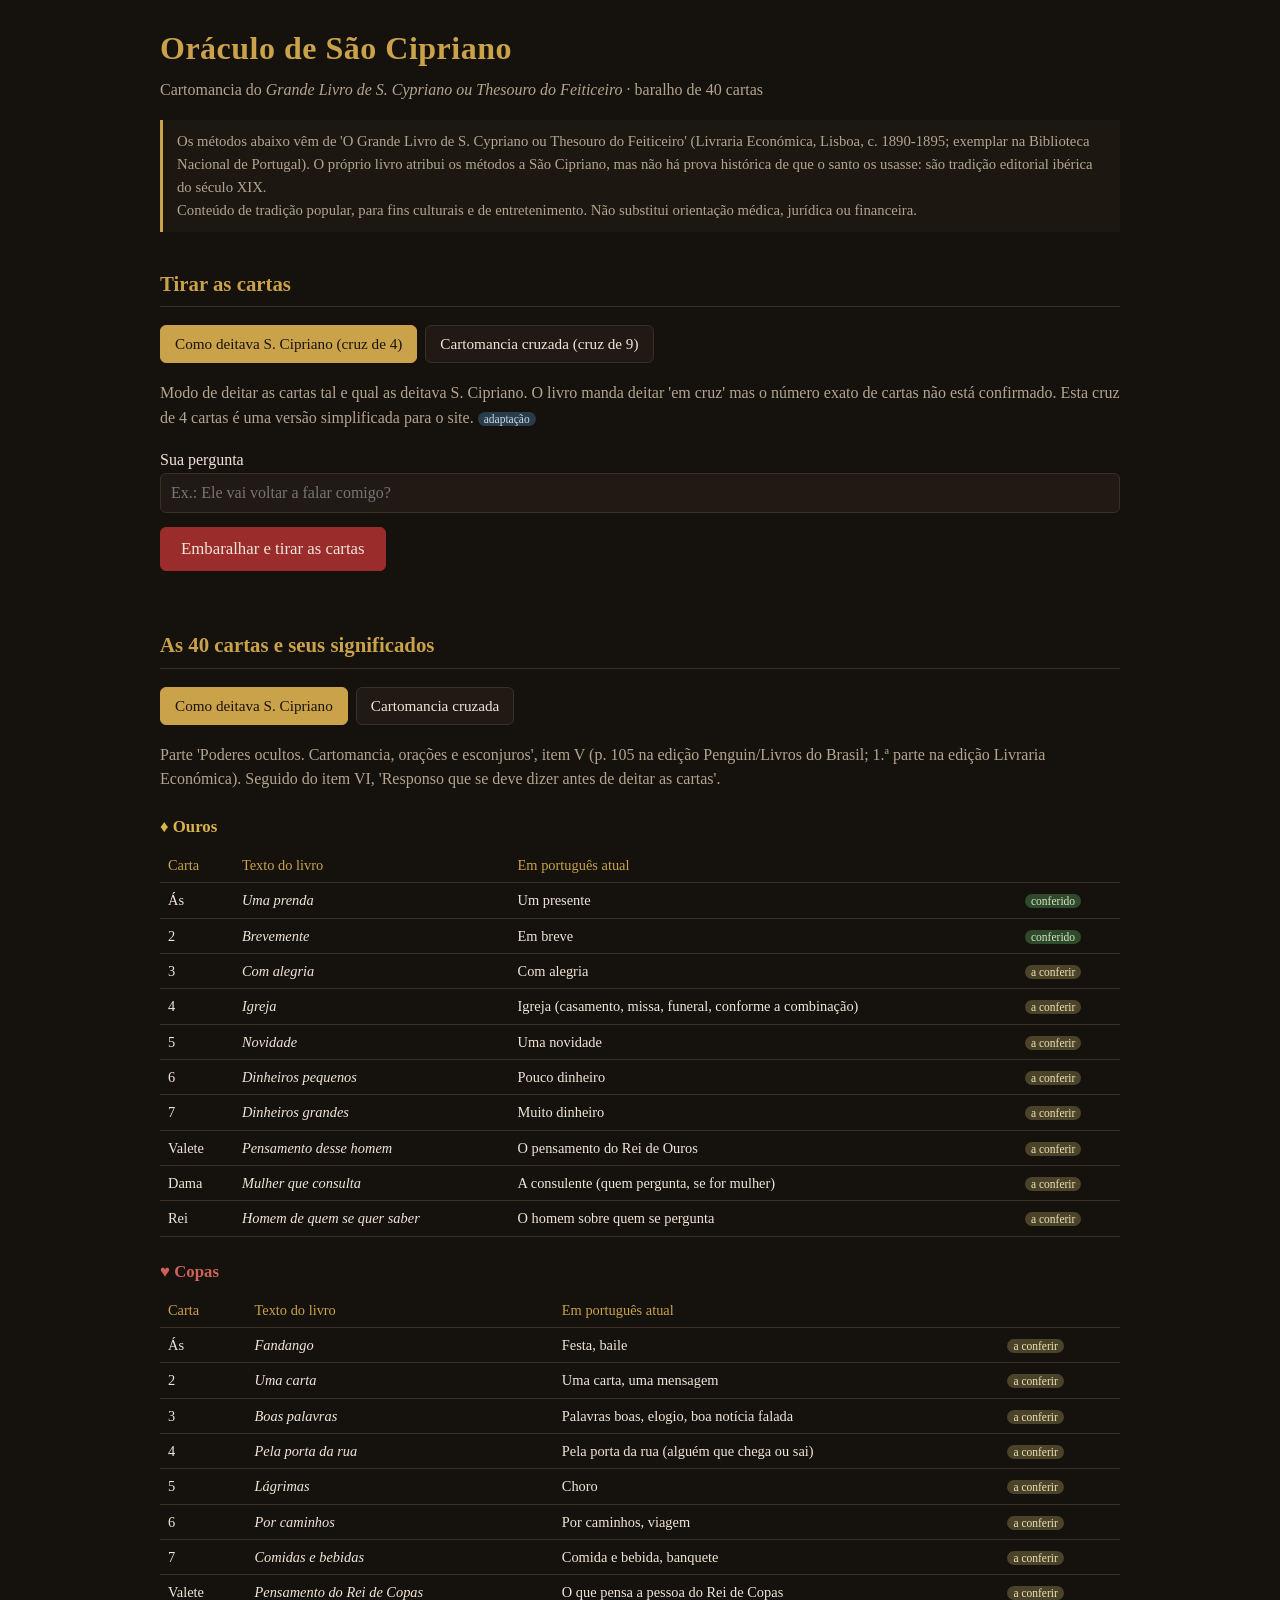
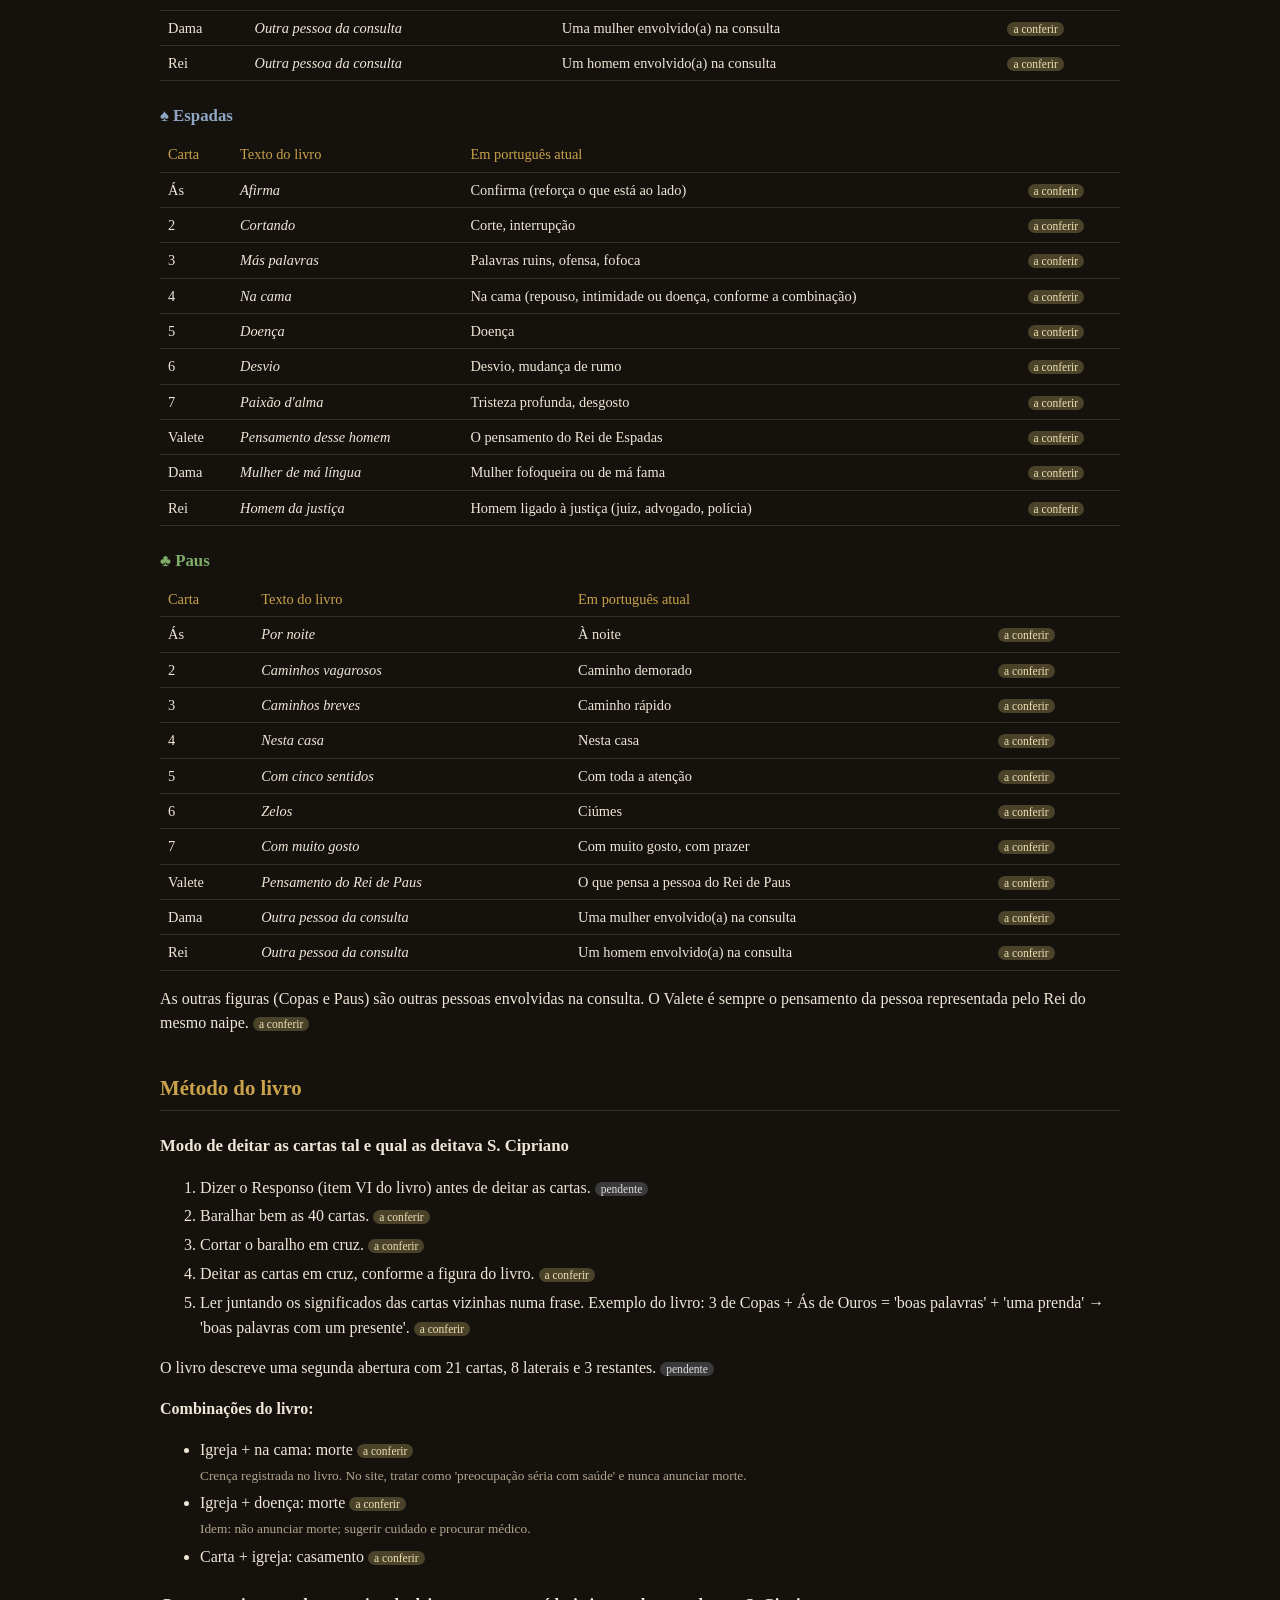
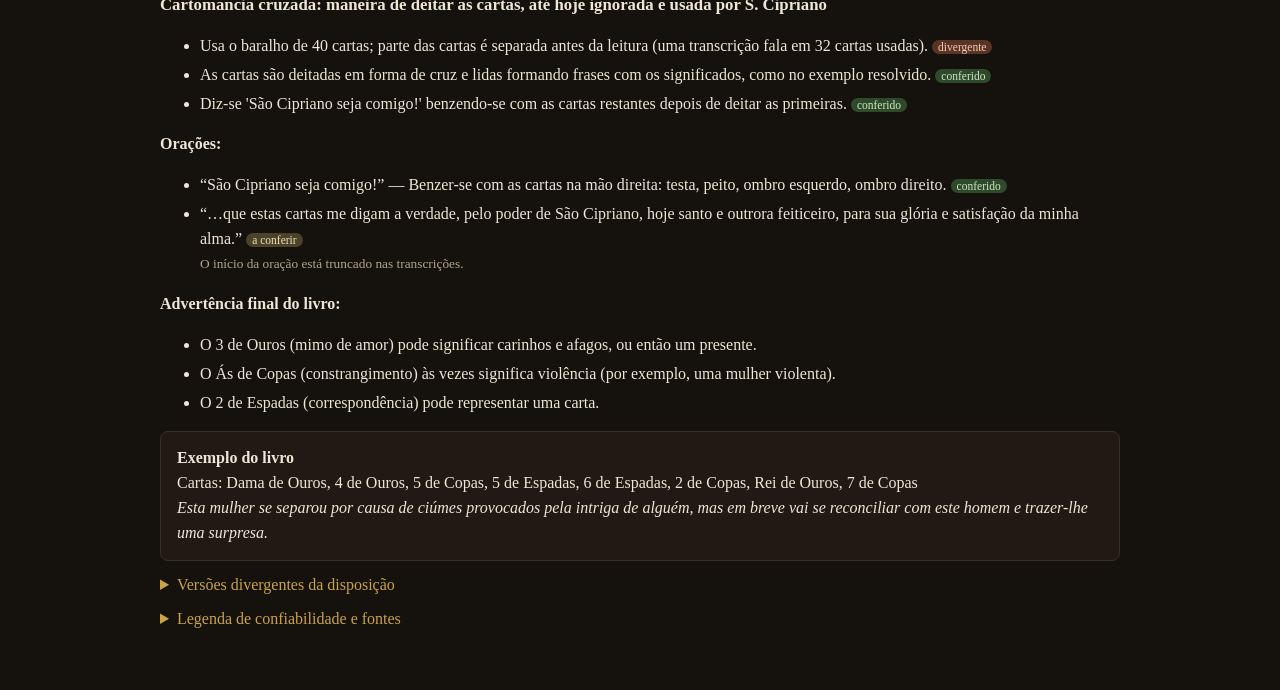
<file: docs/oraculo-sao-cipriano-modulo.html>
<!DOCTYPE html>
<html lang="pt-BR">
<head>
<meta charset="utf-8">
<meta name="viewport" content="width=device-width, initial-scale=1">
<title>Oráculo de São Cipriano</title>
<style>
  .oraculo-cipriano{--bg:#15110d;--card:#211a14;--ink:#efe6d8;--muted:#b3a58f;--gold:#c9a24a;--red:#9b2c2c;--line:#3a2f24;
    font-family:Georgia,"Times New Roman",serif;color:var(--ink);background:var(--bg);max-width:960px;margin:0 auto;padding:24px 18px 48px;line-height:1.55}
  .oraculo-cipriano h1{font-size:2rem;margin:0 0 4px;color:var(--gold);letter-spacing:.5px}
  .oraculo-cipriano h2{font-size:1.3rem;color:var(--gold);border-bottom:1px solid var(--line);padding-bottom:6px;margin-top:36px}
  .oraculo-cipriano h3{font-size:1.05rem;margin:22px 0 8px}
  .oraculo-cipriano .sub{color:var(--muted);margin:0 0 18px}
  .oraculo-cipriano .aviso{background:#1d1712;border-left:3px solid var(--gold);padding:10px 14px;font-size:.92rem;color:var(--muted);margin:14px 0}
  .oraculo-cipriano .tabs{display:flex;gap:8px;flex-wrap:wrap;margin:18px 0}
  .oraculo-cipriano button{font-family:inherit;font-size:.95rem;background:var(--card);color:var(--ink);border:1px solid var(--line);padding:9px 14px;border-radius:6px;cursor:pointer}
  .oraculo-cipriano button:hover{border-color:var(--gold)}
  .oraculo-cipriano button.ativo{background:var(--gold);color:#1a140e;border-color:var(--gold)}
  .oraculo-cipriano button.principal{background:var(--red);border-color:var(--red);font-size:1.05rem;padding:11px 20px}
  .oraculo-cipriano textarea,.oraculo-cipriano input{width:100%;box-sizing:border-box;font-family:inherit;font-size:1rem;background:var(--card);color:var(--ink);border:1px solid var(--line);border-radius:6px;padding:10px}
  .oraculo-cipriano .mesa{display:grid;gap:10px;justify-content:center;margin:22px 0}
  .oraculo-cipriano .carta{width:118px;min-height:170px;background:linear-gradient(160deg,#2b2219,#1b1510);border:1px solid var(--gold);border-radius:8px;padding:8px;box-sizing:border-box;text-align:center;font-size:.82rem;display:flex;flex-direction:column;justify-content:space-between}
  .oraculo-cipriano .carta .nome{font-weight:bold;color:var(--gold);font-size:.9rem}
  .oraculo-cipriano .carta .naipe{font-size:1.8rem;line-height:1}
  .oraculo-cipriano .carta .orig{font-style:italic}
  .oraculo-cipriano .carta .pos{color:var(--muted);font-size:.72rem}
  .oraculo-cipriano .vazio{visibility:hidden}
  .oraculo-cipriano table{width:100%;border-collapse:collapse;font-size:.9rem;margin:8px 0}
  .oraculo-cipriano th,.oraculo-cipriano td{border-bottom:1px solid var(--line);padding:6px 8px;text-align:left;vertical-align:top}
  .oraculo-cipriano th{color:var(--gold);font-weight:normal}
  .oraculo-cipriano .st{font-size:.72rem;padding:1px 6px;border-radius:10px;white-space:nowrap}
  .oraculo-cipriano .st-fonte{background:#2f4a2a;color:#cfe8c4}
  .oraculo-cipriano .st-fonte_conferir{background:#4a432a;color:#efe2b5}
  .oraculo-cipriano .st-divergente{background:#5a3324;color:#f2cdb9}
  .oraculo-cipriano .st-adaptacao{background:#2a3b4a;color:#c4dcef}
  .oraculo-cipriano .st-pendente{background:#3a3a3a;color:#ddd}
  .oraculo-cipriano .leitura{background:var(--card);border:1px solid var(--line);border-radius:8px;padding:14px 16px;margin:12px 0}
  .oraculo-cipriano pre{white-space:pre-wrap;background:#0f0c09;border:1px solid var(--line);border-radius:6px;padding:12px;font-size:.8rem;max-height:260px;overflow:auto}
  .oraculo-cipriano .naipe-ouros{color:#d8b44a}.oraculo-cipriano .naipe-copas{color:#d0605a}
  .oraculo-cipriano .naipe-espadas{color:#8fa7c4}.oraculo-cipriano .naipe-paus{color:#7fae6b}
  .oraculo-cipriano details{margin:10px 0}.oraculo-cipriano summary{cursor:pointer;color:var(--gold)}
  .oraculo-cipriano ol li,.oraculo-cipriano ul li{margin:4px 0}
  .oraculo-cipriano a{color:var(--gold)}
</style>
</head>
<body style="margin:0;background:#15110d">

<!-- ===== INÍCIO DO MÓDULO: copie daqui até o fim do script para colar no seu site ===== -->
<section class="oraculo-cipriano" id="oraculo-cipriano">
  <h1>Oráculo de São Cipriano</h1>
  <p class="sub">Cartomancia do <em>Grande Livro de S. Cypriano ou Thesouro do Feiticeiro</em> · baralho de 40 cartas</p>
  <div class="aviso" id="oc-aviso"></div>

  <h2>Tirar as cartas</h2>
  <div class="tabs" id="oc-sistemas"></div>
  <p id="oc-desc-sistema" class="sub"></p>
  <label for="oc-pergunta">Sua pergunta</label>
  <input id="oc-pergunta" placeholder="Ex.: Ele vai voltar a falar comigo?">
  <p style="margin-top:14px"><button class="principal" id="oc-tirar">Embaralhar e tirar as cartas</button></p>
  <div class="mesa" id="oc-mesa"></div>
  <div id="oc-resultado"></div>

  <h2>As 40 cartas e seus significados</h2>
  <div class="tabs" id="oc-tabs-tabela"></div>
  <div id="oc-tabela"></div>

  <h2>Método do livro</h2>
  <div id="oc-metodo"></div>

  <details>
    <summary>Legenda de confiabilidade e fontes</summary>
    <div id="oc-legenda"></div>
    <div id="oc-fontes"></div>
  </details>
</section>

<script type="application/json" id="oc-dados">{
  "titulo": "Oráculo de São Cipriano — Cartomancia do Grande Livro de S. Cypriano",
  "versao": "1.0",
  "data": "2026-11-07",
  "aviso_historico": "Os métodos abaixo vêm de 'O Grande Livro de S. Cypriano ou Thesouro do Feiticeiro' (Livraria Económica, Lisboa, c. 1890-1895; exemplar na Biblioteca Nacional de Portugal). O próprio livro atribui os métodos a São Cipriano, mas não há prova histórica de que o santo os usasse: são tradição editorial ibérica do século XIX.",
  "aviso_uso": "Conteúdo de tradição popular, para fins culturais e de entretenimento. Não substitui orientação médica, jurídica ou financeira.",
  "legenda_status": {
    "fonte": "Texto do livro, conferido em duas ou mais transcrições independentes.",
    "fonte_conferir": "Texto do livro segundo uma transcrição; falta conferir no exemplar original (BNP).",
    "divergente": "As transcrições/edições não concordam; ver nota.",
    "adaptacao": "Não está no livro: adaptação moderna feita para o site funcionar. Sempre identificada.",
    "pendente": "Existe no livro, mas o texto ainda não foi transcrito aqui."
  },
  "baralho": {
    "tipo": "Baralho português/espanhol de 40 cartas",
    "como_montar_com_baralho_comum": "Use um baralho comum e retire os 8, 9 e 10 de cada naipe (e os coringas). Ficam: Ás, 2, 3, 4, 5, 6, 7, Valete, Dama e Rei de cada naipe = 40 cartas.",
    "naipes": ["ouros", "copas", "espadas", "paus"],
    "valores": ["as", "2", "3", "4", "5", "6", "7", "valete", "dama", "rei"]
  },

  "sistemas": [
    {
      "id": "cipriano_classico",
      "nome": "Modo de deitar as cartas tal e qual as deitava S. Cipriano",
      "localizacao_no_livro": "Parte 'Poderes ocultos. Cartomancia, orações e esconjuros', item V (p. 105 na edição Penguin/Livros do Brasil; 1.ª parte na edição Livraria Económica). Seguido do item VI, 'Responso que se deve dizer antes de deitar as cartas'.",
      "status_geral": "fonte_conferir",
      "significados": {
        "ouros": {
          "as":  {"original": "Uma prenda",          "atual": "Um presente",                     "status": "fonte"},
          "2":   {"original": "Brevemente",          "atual": "Em breve",                        "status": "fonte"},
          "3":   {"original": "Com alegria",         "atual": "Com alegria",                     "status": "fonte_conferir"},
          "4":   {"original": "Igreja",              "atual": "Igreja (casamento, missa, funeral, conforme a combinação)", "status": "fonte_conferir"},
          "5":   {"original": "Novidade",            "atual": "Uma novidade",                    "status": "fonte_conferir"},
          "6":   {"original": "Dinheiros pequenos",  "atual": "Pouco dinheiro",                  "status": "fonte_conferir"},
          "7":   {"original": "Dinheiros grandes",   "atual": "Muito dinheiro",                  "status": "fonte_conferir"}
        },
        "espadas": {
          "as":  {"original": "Afirma",              "atual": "Confirma (reforça o que está ao lado)", "status": "fonte_conferir"},
          "2":   {"original": "Cortando",            "atual": "Corte, interrupção",              "status": "fonte_conferir"},
          "3":   {"original": "Más palavras",        "atual": "Palavras ruins, ofensa, fofoca",  "status": "fonte_conferir"},
          "4":   {"original": "Na cama",             "atual": "Na cama (repouso, intimidade ou doença, conforme a combinação)", "status": "fonte_conferir"},
          "5":   {"original": "Doença",              "atual": "Doença",                          "status": "fonte_conferir"},
          "6":   {"original": "Desvio",              "atual": "Desvio, mudança de rumo",         "status": "fonte_conferir"},
          "7":   {"original": "Paixão d'alma",       "atual": "Tristeza profunda, desgosto",     "status": "fonte_conferir"}
        },
        "copas": {
          "as":  {"original": "Fandango",            "atual": "Festa, baile",                    "status": "fonte_conferir"},
          "2":   {"original": "Uma carta",           "atual": "Uma carta, uma mensagem",         "status": "fonte_conferir"},
          "3":   {"original": "Boas palavras",       "atual": "Palavras boas, elogio, boa notícia falada", "status": "fonte_conferir"},
          "4":   {"original": "Pela porta da rua",   "atual": "Pela porta da rua (alguém que chega ou sai)", "status": "fonte_conferir"},
          "5":   {"original": "Lágrimas",            "atual": "Choro",                           "status": "fonte_conferir"},
          "6":   {"original": "Por caminhos",        "atual": "Por caminhos, viagem",            "status": "fonte_conferir"},
          "7":   {"original": "Comidas e bebidas",   "atual": "Comida e bebida, banquete",       "status": "fonte_conferir"}
        },
        "paus": {
          "as":  {"original": "Por noite",           "atual": "À noite",                         "status": "fonte_conferir"},
          "2":   {"original": "Caminhos vagarosos",  "atual": "Caminho demorado",                "status": "fonte_conferir"},
          "3":   {"original": "Caminhos breves",     "atual": "Caminho rápido",                  "status": "fonte_conferir"},
          "4":   {"original": "Nesta casa",          "atual": "Nesta casa",                      "status": "fonte_conferir"},
          "5":   {"original": "Com cinco sentidos",  "atual": "Com toda a atenção",              "status": "fonte_conferir"},
          "6":   {"original": "Zelos",               "atual": "Ciúmes",                          "status": "fonte_conferir"},
          "7":   {"original": "Com muito gosto",     "atual": "Com muito gosto, com prazer",     "status": "fonte_conferir"}
        }
      },
      "figuras": {
        "dama_espadas":  {"original": "Mulher de má língua", "atual": "Mulher fofoqueira ou de má fama", "status": "fonte_conferir"},
        "rei_espadas":   {"original": "Homem da justiça",    "atual": "Homem ligado à justiça (juiz, advogado, polícia)", "status": "fonte_conferir"},
        "valete_espadas":{"original": "Pensamento desse homem", "atual": "O pensamento do Rei de Espadas", "status": "fonte_conferir"},
        "dama_ouros":    {"original": "Mulher que consulta", "atual": "A consulente (quem pergunta, se for mulher)", "status": "fonte_conferir"},
        "rei_ouros":     {"original": "Homem de quem se quer saber", "atual": "O homem sobre quem se pergunta", "status": "fonte_conferir"},
        "valete_ouros":  {"original": "Pensamento desse homem", "atual": "O pensamento do Rei de Ouros", "status": "fonte_conferir"},
        "regra_geral":   {"texto": "As outras figuras (Copas e Paus) são outras pessoas envolvidas na consulta. O Valete é sempre o pensamento da pessoa representada pelo Rei do mesmo naipe.", "status": "fonte_conferir"}
      },
      "combinacoes": [
        {"cartas": ["4_ouros", "4_espadas"], "original": "Igreja + na cama: morte", "status": "fonte_conferir",
         "nota_site": "Crença registrada no livro. No site, tratar como 'preocupação séria com saúde' e nunca anunciar morte."},
        {"cartas": ["4_ouros", "5_espadas"], "original": "Igreja + doença: morte", "status": "fonte_conferir",
         "nota_site": "Idem: não anunciar morte; sugerir cuidado e procurar médico."},
        {"cartas": ["2_copas", "4_ouros"], "original": "Carta + igreja: casamento", "status": "fonte_conferir"}
      ],
      "metodo": {
        "passos": [
          {"n": 1, "texto": "Dizer o Responso (item VI do livro) antes de deitar as cartas.", "status": "pendente"},
          {"n": 2, "texto": "Baralhar bem as 40 cartas.", "status": "fonte_conferir"},
          {"n": 3, "texto": "Cortar o baralho em cruz.", "status": "fonte_conferir"},
          {"n": 4, "texto": "Deitar as cartas em cruz, conforme a figura do livro.", "status": "fonte_conferir"},
          {"n": 5, "texto": "Ler juntando os significados das cartas vizinhas numa frase. Exemplo do livro: 3 de Copas + Ás de Ouros = 'boas palavras' + 'uma prenda' → 'boas palavras com um presente'.", "status": "fonte_conferir"}
        ],
        "segunda_abertura": {"texto": "O livro descreve uma segunda abertura com 21 cartas, 8 laterais e 3 restantes.", "status": "pendente"},
        "tiragem_do_site": {
          "nome": "Cruz de 4 cartas",
          "status": "adaptacao",
          "nota": "O livro manda deitar 'em cruz' mas o número exato de cartas não está confirmado. Esta cruz de 4 cartas é uma versão simplificada para o site.",
          "posicoes": [
            {"n": 1, "lugar": "topo"},
            {"n": 2, "lugar": "esquerda"},
            {"n": 3, "lugar": "direita"},
            {"n": 4, "lugar": "baixo"}
          ],
          "leitura": "Ler 1→2→3→4 como uma frase, ao estilo do livro."
        }
      }
    },

    {
      "id": "cartomancia_cruzada",
      "nome": "Cartomancia cruzada: maneira de deitar as cartas, até hoje ignorada e usada por S. Cipriano",
      "localizacao_no_livro": "2.ª parte (p. 210 na edição Penguin/Livros do Brasil). Também reproduzida no 'São Cipriano Capa Preta' de N. A. Molina (edição brasileira).",
      "lenda_de_origem": "O livro diz que o método foi achado num manuscrito escondido no quarto da casa pobre onde Cipriano viveu antes de ser condenado. Algumas edições trocam Cipriano pela Feiticeira de Évora. Trata-se de lenda do próprio livro.",
      "status_geral": "fonte",
      "significados": {
        "copas": {
          "as": {"original": "Constrangimento", "atual": "Pressão, coação (às vezes violência)", "status": "fonte"},
          "2":  {"original": "Reconciliação",   "atual": "Reconciliação",       "status": "fonte"},
          "3":  {"original": "Simpatia",        "atual": "Simpatia, afeto",     "status": "fonte"},
          "4":  {"original": "Banquete",        "atual": "Banquete, festa",     "status": "fonte"},
          "5":  {"original": "Ciúmes",          "atual": "Ciúmes",              "status": "fonte"},
          "6":  {"original": "Demora",          "atual": "Demora, atraso",      "status": "fonte"},
          "7":  {"original": "Surpresa",        "atual": "Surpresa",            "status": "fonte"}
        },
        "espadas": {
          "as": {"original": "Paixão",          "atual": "Paixão (sofrimento ou amor intenso)", "status": "fonte_conferir"},
          "2":  {"original": "Correspondência", "atual": "Cartas, mensagens",   "status": "fonte"},
          "3":  {"original": "Localidade",      "atual": "Um lugar, mudança de lugar", "status": "fonte_conferir"},
          "4":  {"original": "No lar",          "atual": "Em casa, na família", "status": "fonte_conferir"},
          "5":  {"original": "Enredo",          "atual": "Intriga, fofoca, armação", "status": "fonte"},
          "6":  {"original": "Brevidade",       "atual": "Rapidez, em breve",   "status": "fonte"},
          "7":  {"original": "Desgostos",       "atual": "Desgostos, tristezas","status": "fonte_conferir"}
        },
        "ouros": {
          "as": {"original": "Promessas",       "atual": "Promessas",           "status": "fonte_conferir"},
          "2":  {"original": "Matrimónio",      "atual": "Casamento",           "status": "fonte_conferir"},
          "3":  {"original": "Mimo de amor",    "atual": "Carinho, presente de amor", "status": "fonte"},
          "4":  {"original": "Apartamento",     "atual": "Separação, afastamento (no português antigo 'apartamento' = separação, não imóvel)", "status": "fonte"},
          "5":  {"original": "Sedução",         "atual": "Sedução",             "status": "fonte_conferir"},
          "6":  {"original": "Fortuna",         "atual": "Sorte, fortuna",      "status": "fonte_conferir"},
          "7":  {"original": "Riqueza",         "atual": "Riqueza",             "status": "fonte_conferir"}
        },
        "paus": {
          "as": {"original": "Vício",           "atual": "Vício",               "status": "divergente",
                 "nota": "Uma transcrição dá 'vício' na lista, mas a advertência final de outra chama o Ás de Paus de 'cativeiro'. Conferir no original."},
          "2":  {"original": "Traição",         "atual": "Traição",             "status": "fonte_conferir"},
          "3":  {"original": "Desordem",        "atual": "Confusão, briga",     "status": "fonte_conferir"},
          "4":  {"original": "Leviandade",      "atual": "Leviandade, imprudência", "status": "fonte_conferir"},
          "5":  {"original": "Fora de casa",    "atual": "Fora de casa",        "status": "fonte_conferir"},
          "6":  {"original": "Cativeiro",       "atual": "Prisão, dependência, estar preso a algo", "status": "fonte_conferir"},
          "7":  {"original": "Obstáculo",       "atual": "Obstáculo",           "status": "fonte_conferir"}
        }
      },
      "figuras": {
        "valete": {"original": "O pensamento de um senhor a quem se queira marcar", "atual": "O pensamento de um homem da consulta", "status": "fonte_conferir"},
        "dama":   {"original": "Uma senhora a quem se deseja marcar", "atual": "Uma mulher da consulta", "status": "fonte_conferir"},
        "rei":    {"original": "O corpo de um senhor (sua pessoa) a quem se deseja marcar", "atual": "Um homem da consulta, em pessoa", "status": "fonte_conferir"},
        "exemplo_do_livro": "Dama de Ouros = 'esta mulher'; Rei de Ouros = 'este homem'.",
        "regra_especial": {"texto": "Ao deitar para uma mulher solteira ou viúva, o Rei de Copas que cair nas casas 14, 22, 23, 24 ou 32 significa pretendente ou amante.", "status": "fonte_conferir",
                           "nota": "Essa regra pressupõe uma mesa numerada de pelo menos 32 casas; a disposição exata não foi confirmada."}
      },
      "advertencia_final_do_livro": [
        "O 3 de Ouros (mimo de amor) pode significar carinhos e afagos, ou então um presente.",
        "O Ás de Copas (constrangimento) às vezes significa violência (por exemplo, uma mulher violenta).",
        "O 2 de Espadas (correspondência) pode representar uma carta."
      ],
      "exemplo_resolvido": {
        "cartas": ["dama_ouros", "4_ouros", "5_copas", "5_espadas", "6_espadas", "2_copas", "rei_ouros", "7_copas"],
        "leitura_atualizada": "Esta mulher se separou por causa de ciúmes provocados pela intriga de alguém, mas em breve vai se reconciliar com este homem e trazer-lhe uma surpresa.",
        "status": "fonte"
      },
      "oracoes": {
        "ao_baralhar": {"texto": "São Cipriano seja comigo!", "gesto": "Benzer-se com as cartas na mão direita: testa, peito, ombro esquerdo, ombro direito.", "status": "fonte"},
        "invocacao": {"texto": "…que estas cartas me digam a verdade, pelo poder de São Cipriano, hoje santo e outrora feiticeiro, para sua glória e satisfação da minha alma.", "status": "fonte_conferir",
                      "nota": "O início da oração está truncado nas transcrições."}
      },
      "metodo": {
        "o_que_se_sabe": [
          {"texto": "Usa o baralho de 40 cartas; parte das cartas é separada antes da leitura (uma transcrição fala em 32 cartas usadas).", "status": "divergente"},
          {"texto": "As cartas são deitadas em forma de cruz e lidas formando frases com os significados, como no exemplo resolvido.", "status": "fonte"},
          {"texto": "Diz-se 'São Cipriano seja comigo!' benzendo-se com as cartas restantes depois de deitar as primeiras.", "status": "fonte"}
        ],
        "versoes_divergentes": [
          "Espelho de Circe (2020): 27 cartas em 9 casas de 3 cartas; a casa central é deitada primeiro e lida por último.",
          "Apostila 'Cartomancia Cruzada de São Cipriano': usa 24 cartas; os Ases e Setes (8 'cartas tentações') formam o centro da cruz.",
          "Livro Original (transcrição pdfcoffee): menciona casas numeradas até 32."
        ],
        "tiragem_do_site": {
          "nome": "Cruz de 9 casas",
          "status": "adaptacao",
          "nota": "Baseada na versão do Espelho de Circe (moderna), simplificada para 1 carta por casa. Não é o texto do livro.",
          "posicoes": [
            {"n": 1, "sentido": "A questão"},
            {"n": 2, "sentido": "O passado"},
            {"n": 3, "sentido": "O que levou à situação"},
            {"n": 4, "sentido": "O momento presente"},
            {"n": 5, "sentido": "O caminho a seguir"},
            {"n": 6, "sentido": "O que fazer"},
            {"n": 7, "sentido": "Futuro próximo"},
            {"n": 8, "sentido": "Futuro mais distante"},
            {"n": 9, "sentido": "Desfecho ou conselho"}
          ]
        }
      }
    }
  ],

  "outras_edicoes": [
    {"nome": "São Cipriano Capa Preta (N. A. Molina, Brasil)", "resumo": "Edição brasileira com outro método: o baralho é partido em 5 montes em cruz, depois disposto em 5 carreiras de 8 cartas, com orações a São Cipriano em cada etapa; a sorte só deve ser tirada uma vez por mês para cada pessoa. Os significados das cartas são diferentes dos do Grande Livro.", "status": "fora_do_escopo"}
  ],

  "fora_do_escopo": {
    "Secreta Cypriani (Bodleian, MS Digby 30)": "Texto mágico latino medieval. Não é um oráculo de cartas.",
    "Clavis Inferni (Wellcome MS 2000)": "Grimório do século XVIII com selos e cifras. Não é um oráculo de cartas."
  },

  "prompt_para_ia": "Você é o intérprete do Oráculo de São Cipriano do site. Você recebe: a pergunta do consulente, o sistema usado e as cartas sorteadas com seus significados ORIGINAIS e ATUAIS. Regras: (1) Use apenas os significados fornecidos; não invente significados de Tarot ou de outros baralhos. (2) Faça como o livro: junte os significados das cartas na ordem em que saíram, formando frases, e depois escreva uma mensagem curta, clara e acolhedora em português do Brasil. (3) Cite o significado antigo entre aspas quando ajudar ('o Ás de Ouros diz: uma prenda'). (4) Nunca anuncie morte, doença grave, gravidez ou desfechos jurídicos como certos. Se sair uma combinação de morte do livro, fale apenas em 'atenção à saúde' e sugira procurar um médico. (5) Não dê conselhos financeiros ou médicos. (6) Termine lembrando, numa linha, que é uma leitura de tradição popular. Responda em no máximo 180 palavras.",

  "fontes": [
    {"titulo": "O Grande Livro de S. Cypriano ou Thesouro do Feiticeiro — Biblioteca Nacional de Portugal (exemplar digitalizado)", "url": "https://bndigital.bnportugal.gov.pt/"},
    {"titulo": "O Grande Livro de São Cipriano — excerto com índice (Penguin Livros)", "url": "https://penguinlivros.pt/wp-content/uploads/2024/05/O_Grande_Livro_de_Sao_Cipriano_ExcertoSITE.pdf"},
    {"titulo": "José Leitão, The Book of St. Cyprian: The Sorcerer's Treasure (Hadean Press, 2014) — tradução comentada da edição Livraria Económica", "url": "https://www.hadeanpress.com/shop-books/p/sorcerers-treasure"},
    {"titulo": "Inês Teixeira Barreto, Da Mandinga à Macumba (PUC-SP, 2022)", "url": "https://repositorio.pucsp.br/bitstream/handle/25966/1/In%c3%aas%20Teixeira%20Barreto.pdf"},
    {"titulo": "O Livro Original de São Cipriano — transcrição (pdfcoffee)", "url": "https://pdfcoffee.com/o-livro-original-de-sao-cipriano-pdf-free.html"},
    {"titulo": "São Cipriano Capa Preta, N. A. Molina — transcrição (pdfcoffee)", "url": "https://pdfcoffee.com/sao-cipriano-capa-preta-n-a-molina-livropostal-versao-final-pdf-free.html"},
    {"titulo": "Espelho de Circe — São Cipriano seja comigo!", "url": "https://www.espelhodecirce.com.br/post/s%C3%A3o-cipriano-seja-comigo"}
  ]
}
</script>
<script>
(function(){
  "use strict";
  var D = JSON.parse(document.getElementById("oc-dados").textContent);
  var $ = function(id){ return document.getElementById(id); };
  var SIMB = {ouros:"♦", copas:"♥", espadas:"♠", paus:"♣"};
  var NOME_VALOR = {as:"Ás","2":"2","3":"3","4":"4","5":"5","6":"6","7":"7",valete:"Valete",dama:"Dama",rei:"Rei"};
  var NOME_NAIPE = {ouros:"Ouros",copas:"Copas",espadas:"Espadas",paus:"Paus"};
  var NOME_STATUS = {fonte:"conferido",fonte_conferir:"a conferir",divergente:"divergente",adaptacao:"adaptação",pendente:"pendente"};
  var sistemaAtual = D.sistemas[0];
  var tabelaAtual = D.sistemas[0];

  function esc(s){ return String(s).replace(/[&<>"]/g,function(c){return {"&":"&amp;","<":"&lt;",">":"&gt;",'"':"&quot;"}[c];}); }
  function selo(st){ return st ? '<span class="st st-'+esc(st)+'">'+esc(NOME_STATUS[st]||st)+'</span>' : ""; }

  // Significado de uma carta dentro de um sistema
  function significado(sis, naipe, valor){
    if (["valete","dama","rei"].indexOf(valor) === -1) {
      var m = sis.significados[naipe][valor];
      return {original:m.original, atual:m.atual, status:m.status};
    }
    var f = sis.figuras;
    if (sis.id === "cipriano_classico") {
      var k = f[valor+"_"+naipe];
      if (k) return {original:k.original, atual:k.atual, status:k.status};
      if (valor === "valete") return {original:"Pensamento do Rei de "+NOME_NAIPE[naipe], atual:"O que pensa a pessoa do Rei de "+NOME_NAIPE[naipe], status:"fonte_conferir"};
      return {original:"Outra pessoa da consulta", atual:(valor==="dama"?"Uma mulher":"Um homem")+" envolvido(a) na consulta", status:"fonte_conferir"};
    }
    var g = f[valor];
    var extra = (naipe==="ouros") ? (valor==="dama"?" (no exemplo do livro: 'esta mulher')":valor==="rei"?" (no exemplo do livro: 'este homem')":"") : "";
    return {original:g.original, atual:g.atual+extra, status:g.status};
  }

  function baralho(){
    var b = [];
    D.baralho.naipes.forEach(function(n){ D.baralho.valores.forEach(function(v){ b.push({naipe:n, valor:v}); }); });
    // Fisher–Yates com aleatoriedade criptográfica
    for (var i=b.length-1;i>0;i--){
      var r = new Uint32Array(1); (window.crypto||window.msCrypto).getRandomValues(r);
      var j = r[0] % (i+1); var t=b[i]; b[i]=b[j]; b[j]=t;
    }
    return b;
  }

  function tiragem(sis){ return sis.metodo.tiragem_do_site; }

  function montarSistemas(){
    var box = $("oc-sistemas"); box.innerHTML = "";
    D.sistemas.forEach(function(s){
      var b = document.createElement("button");
      b.textContent = s.id==="cipriano_classico" ? "Como deitava S. Cipriano (cruz de 4)" : "Cartomancia cruzada (cruz de 9)";
      if (s===sistemaAtual) b.className="ativo";
      b.onclick=function(){ sistemaAtual=s; montarSistemas(); $("oc-mesa").innerHTML=""; $("oc-resultado").innerHTML=""; };
      box.appendChild(b);
    });
    var t = tiragem(sistemaAtual);
    $("oc-desc-sistema").innerHTML = esc(sistemaAtual.nome)+". "+esc(t.nota)+" "+selo(t.status);
  }

  // Layout em grade: cruz de 4 (3x3) e cruz de 9 (3 linhas de 3)
  var GRADE = {
    cipriano_classico: {cols:3, celulas:[null,1,null, 2,null,3, null,4,null]},
    cartomancia_cruzada: {cols:3, celulas:[1,2,3, 4,5,6, 7,8,9]}
  };

  function tirar(){
    var sis = sistemaAtual, t = tiragem(sis), b = baralho();
    var n = t.posicoes.length, cartas = b.slice(0,n);
    var leitura = cartas.map(function(c,i){
      var s = significado(sis,c.naipe,c.valor);
      return {posicao:t.posicoes[i].n, sentido_posicao:t.posicoes[i].sentido||t.posicoes[i].lugar,
              carta:NOME_VALOR[c.valor]+" de "+NOME_NAIPE[c.naipe], naipe:c.naipe, valor:c.valor,
              significado_original:s.original, significado_atual:s.atual, status:s.status};
    });
    // Combinações do livro presentes na tiragem
    var ids = cartas.map(function(c){ return c.valor+"_"+c.naipe; }).map(function(x){ return x.replace(/^as_/,"as_"); });
    var combos = (sis.combinacoes||[]).filter(function(cb){ return cb.cartas.every(function(id){ return ids.indexOf(id.replace(/^(\d)_/,"$1_"))>-1; }); });

    var g = GRADE[sis.id], mesa = $("oc-mesa");
    mesa.style.gridTemplateColumns = "repeat("+g.cols+",118px)";
    mesa.innerHTML = g.celulas.map(function(p){
      if (p===null) return '<div class="carta vazio"></div>';
      var L = leitura[p-1];
      return '<div class="carta"><div class="pos">'+p+' · '+esc(L.sentido_posicao)+'</div>'+
        '<div class="naipe naipe-'+L.naipe+'">'+SIMB[L.naipe]+'</div>'+
        '<div class="nome">'+esc(L.carta)+'</div>'+
        '<div class="orig">“'+esc(L.significado_original)+'”</div></div>';
    }).join("");

    var frase = leitura.map(function(L){ return L.significado_original.toLowerCase(); }).join(" · ");
    var pergunta = $("oc-pergunta").value.trim();
    var pedido = {
      oraculo: "sao_cipriano",
      sistema: sis.id,
      nome_sistema: sis.nome,
      pergunta: pergunta || "(sem pergunta específica)",
      cartas: leitura,
      combinacoes_do_livro: combos.map(function(c){ return {cartas:c.cartas, texto:c.original, nota_site:c.nota_site||null}; }),
      frase_ao_estilo_do_livro: frase
    };
    var html = '<div class="leitura"><h3>Frase ao estilo do livro</h3><p><em>'+esc(frase)+'</em></p>';
    if (combos.length){
      html += '<h3>Combinação registrada no livro</h3><ul>'+combos.map(function(c){
        return '<li>'+esc(c.original)+(c.nota_site?' — <span style="color:var(--muted)">'+esc(c.nota_site)+'</span>':'')+'</li>'; }).join("")+'</ul>';
    }
    html += '<table><tr><th>Casa</th><th>Carta</th><th>Livro</th><th>Hoje</th><th></th></tr>'+
      leitura.map(function(L){ return '<tr><td>'+L.posicao+' · '+esc(L.sentido_posicao)+'</td><td>'+esc(L.carta)+'</td><td><em>'+esc(L.significado_original)+'</em></td><td>'+esc(L.significado_atual)+'</td><td>'+selo(L.status)+'</td></tr>'; }).join("")+'</table>';
    html += '<details><summary>Dados para enviar à IA</summary><p class="sub">Envie <code>prompt_sistema</code> como instrução e <code>pedido</code> como mensagem.</p><pre>'+
      esc(JSON.stringify({prompt_sistema:D.prompt_para_ia, pedido:pedido},null,2))+'</pre></details></div>';
    $("oc-resultado").innerHTML = html;

    // Gancho para o site: escute este evento para chamar sua IA
    var ev; try { ev = new CustomEvent("oraculo:leitura",{detail:{prompt_sistema:D.prompt_para_ia, pedido:pedido}}); document.dispatchEvent(ev); } catch(e){}
  }

  function montarTabela(){
    var box = $("oc-tabs-tabela"); box.innerHTML="";
    D.sistemas.forEach(function(s){
      var b=document.createElement("button");
      b.textContent = s.id==="cipriano_classico" ? "Como deitava S. Cipriano" : "Cartomancia cruzada";
      if (s===tabelaAtual) b.className="ativo";
      b.onclick=function(){ tabelaAtual=s; montarTabela(); };
      box.appendChild(b);
    });
    var s = tabelaAtual, h = '<p class="sub">'+esc(s.localizacao_no_livro)+'</p>';
    if (s.lenda_de_origem) h += '<p class="sub">'+esc(s.lenda_de_origem)+'</p>';
    D.baralho.naipes.forEach(function(n){
      h += '<h3 class="naipe-'+n+'">'+SIMB[n]+' '+NOME_NAIPE[n]+'</h3><table><tr><th>Carta</th><th>Texto do livro</th><th>Em português atual</th><th></th></tr>';
      D.baralho.valores.forEach(function(v){
        var m = significado(s,n,v);
        var nota = (["valete","dama","rei"].indexOf(v)===-1 && s.significados[n][v].nota) ? '<br><small style="color:var(--muted)">'+esc(s.significados[n][v].nota)+'</small>' : "";
        h += '<tr><td>'+NOME_VALOR[v]+'</td><td><em>'+esc(m.original)+'</em></td><td>'+esc(m.atual)+nota+'</td><td>'+selo(m.status)+'</td></tr>';
      });
      h += '</table>';
    });
    if (s.figuras.regra_geral) h += '<p>'+esc(s.figuras.regra_geral.texto)+' '+selo(s.figuras.regra_geral.status)+'</p>';
    if (s.figuras.regra_especial) h += '<p>'+esc(s.figuras.regra_especial.texto)+' '+selo(s.figuras.regra_especial.status)+'<br><small style="color:var(--muted)">'+esc(s.figuras.regra_especial.nota)+'</small></p>';
    $("oc-tabela").innerHTML = h;
  }

  function montarMetodo(){
    var h = "";
    D.sistemas.forEach(function(s){
      var m = s.metodo;
      h += '<h3>'+esc(s.nome)+'</h3>';
      if (m.passos) h += '<ol>'+m.passos.map(function(p){ return '<li>'+esc(p.texto)+' '+selo(p.status)+'</li>'; }).join("")+'</ol>';
      if (m.segunda_abertura) h += '<p>'+esc(m.segunda_abertura.texto)+' '+selo(m.segunda_abertura.status)+'</p>';
      if (s.combinacoes) h += '<p><strong>Combinações do livro:</strong></p><ul>'+s.combinacoes.map(function(c){ return '<li>'+esc(c.original)+' '+selo(c.status)+(c.nota_site?'<br><small style="color:var(--muted)">'+esc(c.nota_site)+'</small>':'')+'</li>'; }).join("")+'</ul>';
      if (m.o_que_se_sabe) h += '<ul>'+m.o_que_se_sabe.map(function(p){ return '<li>'+esc(p.texto)+' '+selo(p.status)+'</li>'; }).join("")+'</ul>';
      if (s.oracoes) h += '<p><strong>Orações:</strong></p><ul><li>“'+esc(s.oracoes.ao_baralhar.texto)+'” — '+esc(s.oracoes.ao_baralhar.gesto)+' '+selo(s.oracoes.ao_baralhar.status)+'</li><li>“'+esc(s.oracoes.invocacao.texto)+'” '+selo(s.oracoes.invocacao.status)+'<br><small style="color:var(--muted)">'+esc(s.oracoes.invocacao.nota)+'</small></li></ul>';
      if (s.advertencia_final_do_livro) h += '<p><strong>Advertência final do livro:</strong></p><ul>'+s.advertencia_final_do_livro.map(function(a){ return '<li>'+esc(a)+'</li>'; }).join("")+'</ul>';
      if (s.exemplo_resolvido) h += '<div class="leitura"><strong>Exemplo do livro</strong><br>Cartas: '+s.exemplo_resolvido.cartas.map(function(c){ var p=c.split("_"); return (p[0]==="dama"||p[0]==="rei"?NOME_VALOR[p[0]]+" de "+NOME_NAIPE[p[1]]:NOME_VALOR[p[0]]+" de "+NOME_NAIPE[p[1]]); }).join(", ")+'<br><em>'+esc(s.exemplo_resolvido.leitura_atualizada)+'</em></div>';
      if (m.versoes_divergentes) h += '<details><summary>Versões divergentes da disposição</summary><ul>'+m.versoes_divergentes.map(function(v){ return '<li>'+esc(v)+'</li>'; }).join("")+'</ul></details>';
    });
    $("oc-metodo").innerHTML = h;
  }

  $("oc-aviso").innerHTML = esc(D.aviso_historico)+"<br>"+esc(D.aviso_uso);
  $("oc-legenda").innerHTML = '<ul>'+Object.keys(D.legenda_status).map(function(k){ return '<li>'+selo(k)+' '+esc(D.legenda_status[k])+'</li>'; }).join("")+'</ul>';
  $("oc-fontes").innerHTML = '<p><strong>Fontes</strong></p><ul>'+D.fontes.map(function(f){ return '<li><a href="'+esc(f.url)+'" target="_blank" rel="noopener">'+esc(f.titulo)+'</a></li>'; }).join("")+'</ul>';
  $("oc-tirar").onclick = tirar;
  montarSistemas(); montarTabela(); montarMetodo();
})();
</script>
<!-- ===== FIM DO MÓDULO ===== -->
</body>
</html>
</file>
